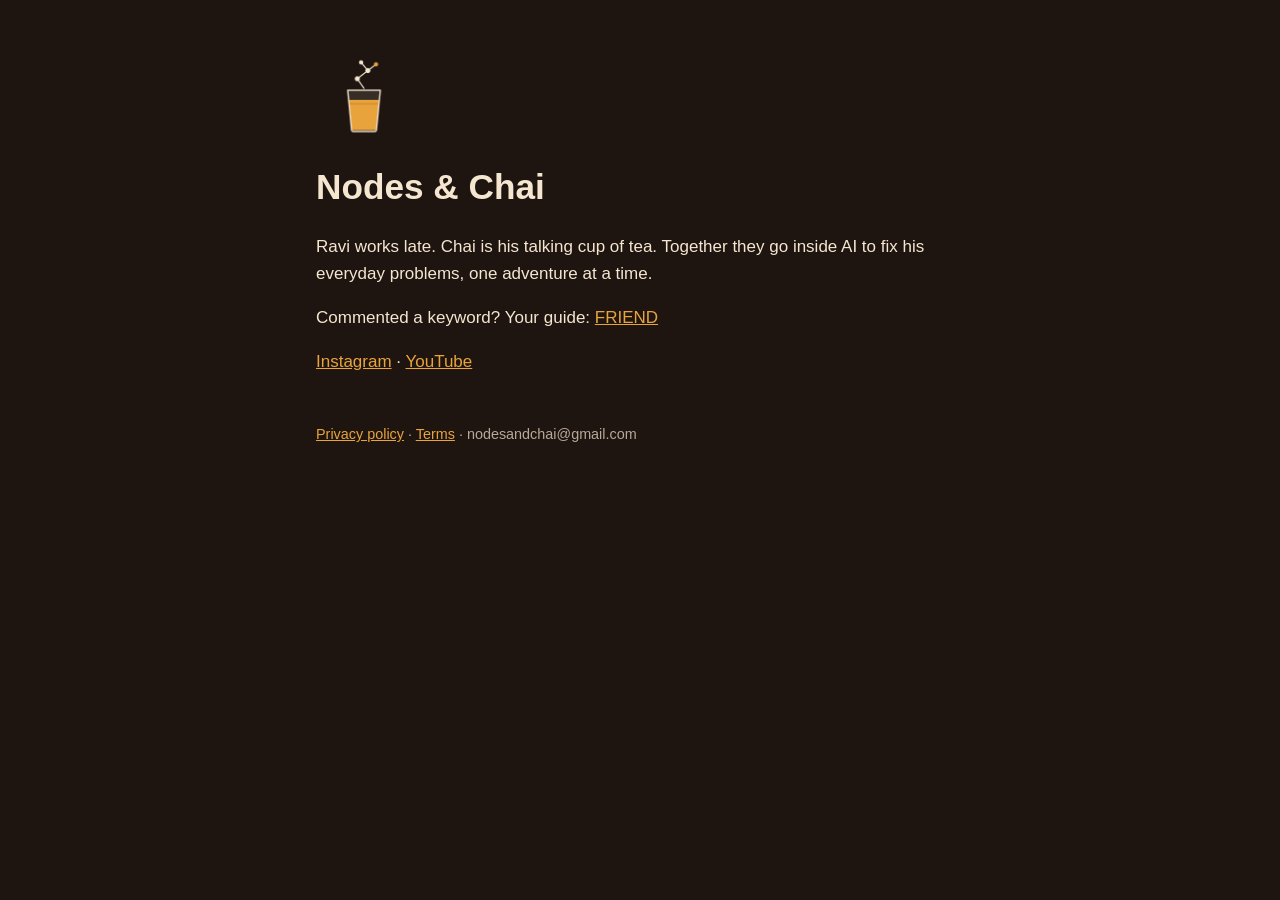
<file: index.html>
<!doctype html>
<html lang="en"><head><meta charset="utf-8"><meta name="viewport" content="width=device-width,initial-scale=1">
<title>Nodes &amp; Chai</title><meta name="description" content="Chai Break: Ravi and Chai go inside AI to fix everyday problems with free tools.">
<link rel="icon" href="logo.png"><link rel="stylesheet" href="style.css"></head>
<body><main>
<img class="logo" src="logo.png" alt="Nodes &amp; Chai logo: a chai glass with node-graph steam">
<h1>Nodes &amp; Chai</h1>
<p>Ravi works late. Chai is his talking cup of tea. Together they go inside AI to fix his everyday problems, one adventure at a time.</p>
<p>Commented a keyword? Your guide: <a href="friend.html">FRIEND</a></p>
<p><a href="https://www.instagram.com/nodesandchai/">Instagram</a> · <a href="https://www.youtube.com/@nodesandchai">YouTube</a></p>
<footer><a href="privacy.html">Privacy policy</a> · <a href="terms.html">Terms</a> · nodesandchai@gmail.com</footer>
</main></body></html>
</file>
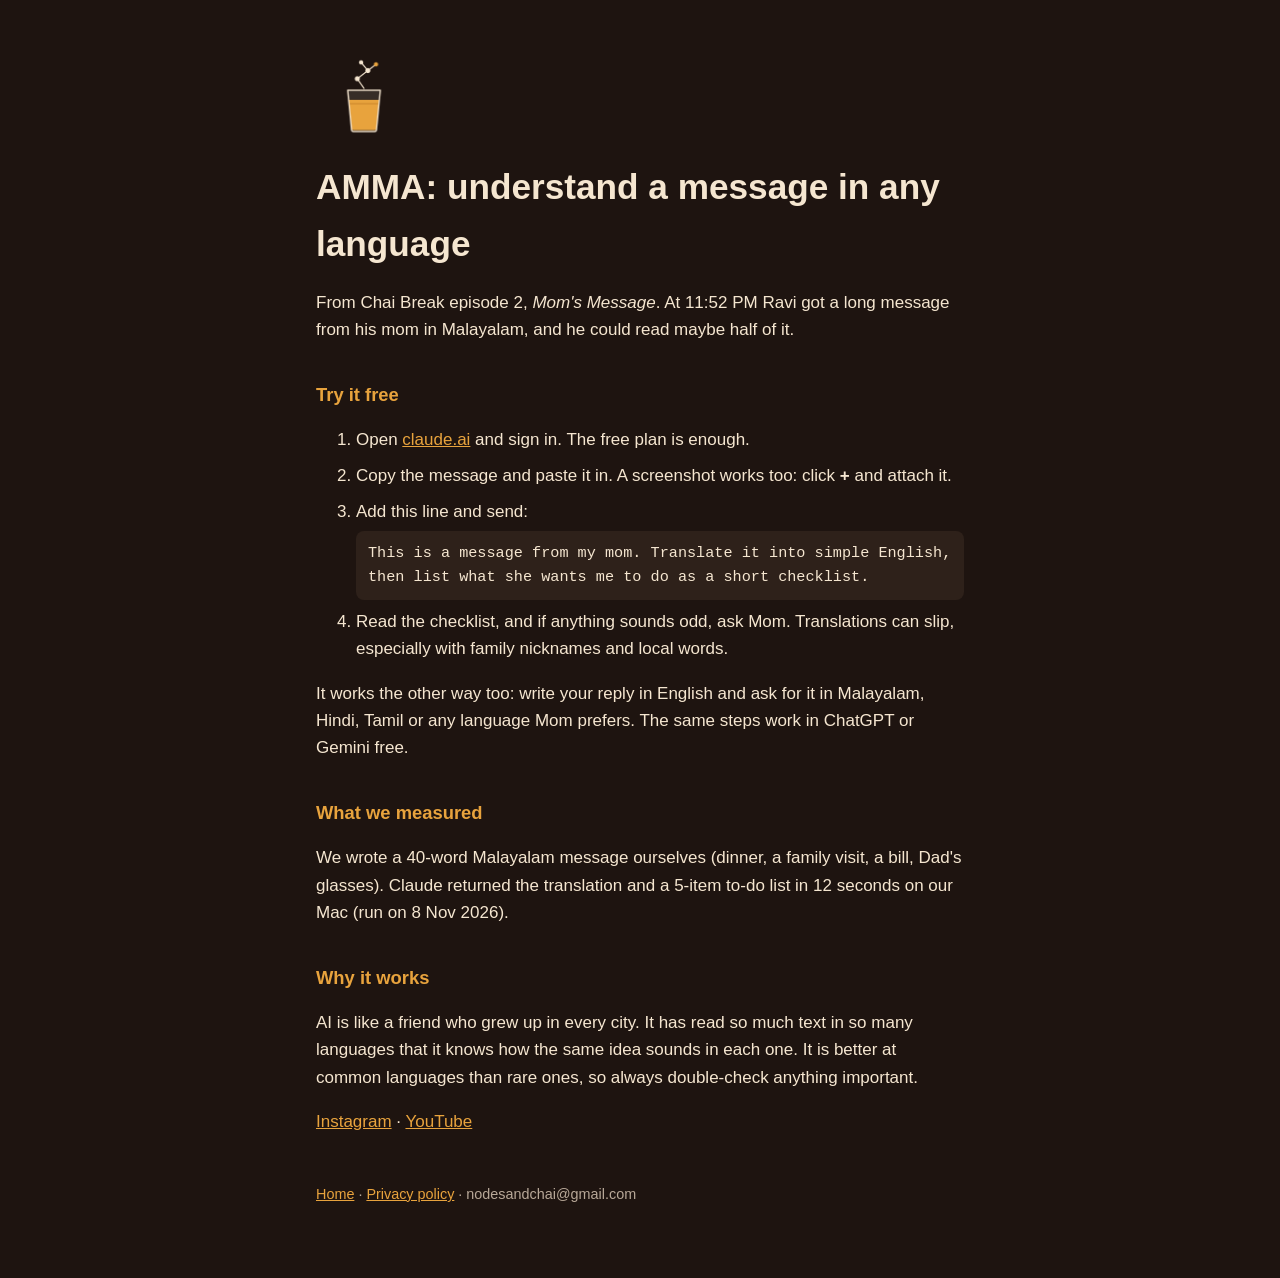
<file: amma.html>
<!doctype html>
<html lang="en"><head><meta charset="utf-8"><meta name="viewport" content="width=device-width,initial-scale=1">
<title>AMMA: understand a message in any language · Nodes &amp; Chai</title><meta name="description" content="How Ravi understood his mom's Malayalam message with free AI, and how you can try it.">
<link rel="icon" href="logo.png"><link rel="stylesheet" href="style.css"></head>
<body><main>
<img class="logo" src="logo.png" alt="Nodes &amp; Chai logo">
<h1>AMMA: understand a message in any language</h1>
<p>From Chai Break episode 2, <em>Mom's Message</em>. At 11:52 PM Ravi got a long message from his mom in Malayalam, and he could read maybe half of it.</p>

<h2>Try it free</h2>
<ol>
<li>Open <a href="https://claude.ai">claude.ai</a> and sign in. The free plan is enough.</li>
<li>Copy the message and paste it in. A screenshot works too: click <b>+</b> and attach it.</li>
<li>Add this line and send:<br>
<code>This is a message from my mom. Translate it into simple English, then list what she wants me to do as a short checklist.</code></li>
<li>Read the checklist, and if anything sounds odd, ask Mom. Translations can slip, especially with family nicknames and local words.</li>
</ol>
<p>It works the other way too: write your reply in English and ask for it in Malayalam, Hindi, Tamil or any language Mom prefers. The same steps work in ChatGPT or Gemini free.</p>

<h2>What we measured</h2>
<p>We wrote a 40-word Malayalam message ourselves (dinner, a family visit, a bill, Dad's glasses). Claude returned the translation and a 5-item to-do list in 12 seconds on our Mac (run on 8 Nov 2026).</p>

<h2>Why it works</h2>
<p>AI is like a friend who grew up in every city. It has read so much text in so many languages that it knows how the same idea sounds in each one. It is better at common languages than rare ones, so always double-check anything important.</p>

<p><a href="https://www.instagram.com/nodesandchai/">Instagram</a> · <a href="https://www.youtube.com/@nodesandchai">YouTube</a></p>
<footer><a href="index.html">Home</a> · <a href="privacy.html">Privacy policy</a> · nodesandchai@gmail.com</footer>
</main></body></html>
</file>
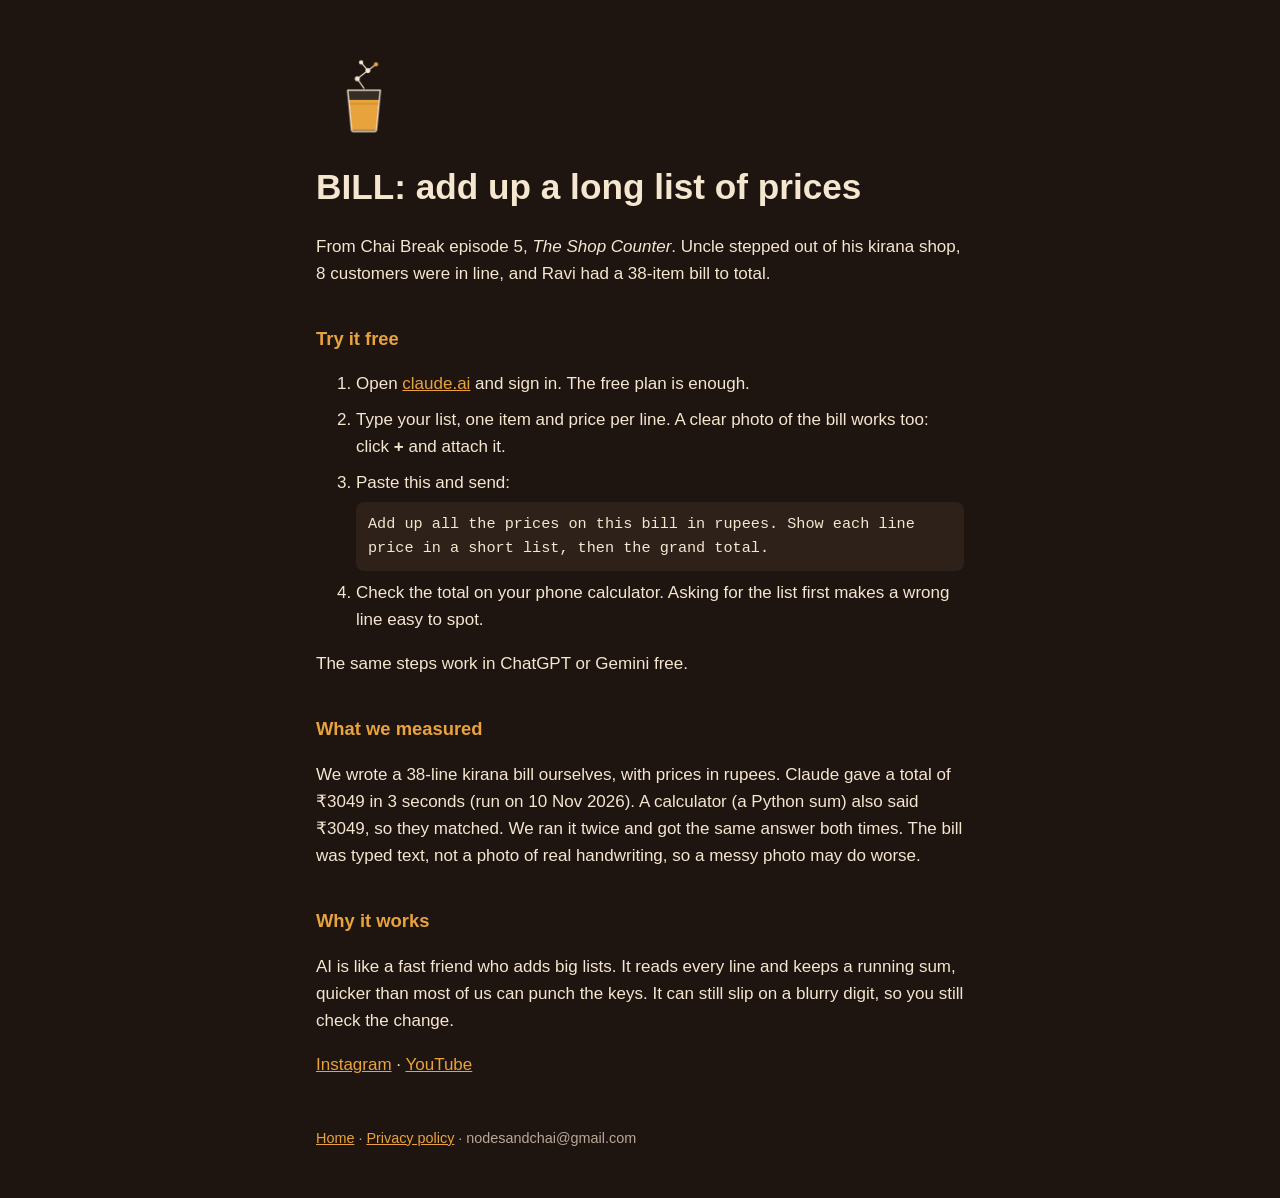
<file: bill.html>
<!doctype html>
<html lang="en"><head><meta charset="utf-8"><meta name="viewport" content="width=device-width,initial-scale=1">
<title>BILL: add a long list free · Nodes &amp; Chai</title><meta name="description" content="How Ravi had AI total a 38-item shop bill, and how you can try it free.">
<link rel="icon" href="logo.png"><link rel="stylesheet" href="style.css"></head>
<body><main>
<img class="logo" src="logo.png" alt="Nodes &amp; Chai logo">
<h1>BILL: add up a long list of prices</h1>
<p>From Chai Break episode 5, <em>The Shop Counter</em>. Uncle stepped out of his kirana shop, 8 customers were in line, and Ravi had a 38-item bill to total.</p>

<h2>Try it free</h2>
<ol>
<li>Open <a href="https://claude.ai">claude.ai</a> and sign in. The free plan is enough.</li>
<li>Type your list, one item and price per line. A clear photo of the bill works too: click <b>+</b> and attach it.</li>
<li>Paste this and send:<br>
<code>Add up all the prices on this bill in rupees. Show each line price in a short list, then the grand total.</code></li>
<li>Check the total on your phone calculator. Asking for the list first makes a wrong line easy to spot.</li>
</ol>
<p>The same steps work in ChatGPT or Gemini free.</p>

<h2>What we measured</h2>
<p>We wrote a 38-line kirana bill ourselves, with prices in rupees. Claude gave a total of &#8377;3049 in 3 seconds (run on 10 Nov 2026). A calculator (a Python sum) also said &#8377;3049, so they matched. We ran it twice and got the same answer both times. The bill was typed text, not a photo of real handwriting, so a messy photo may do worse.</p>

<h2>Why it works</h2>
<p>AI is like a fast friend who adds big lists. It reads every line and keeps a running sum, quicker than most of us can punch the keys. It can still slip on a blurry digit, so you still check the change.</p>

<p><a href="https://www.instagram.com/nodesandchai/">Instagram</a> · <a href="https://www.youtube.com/@nodesandchai">YouTube</a></p>
<footer><a href="index.html">Home</a> · <a href="privacy.html">Privacy policy</a> · nodesandchai@gmail.com</footer>
</main></body></html>
</file>
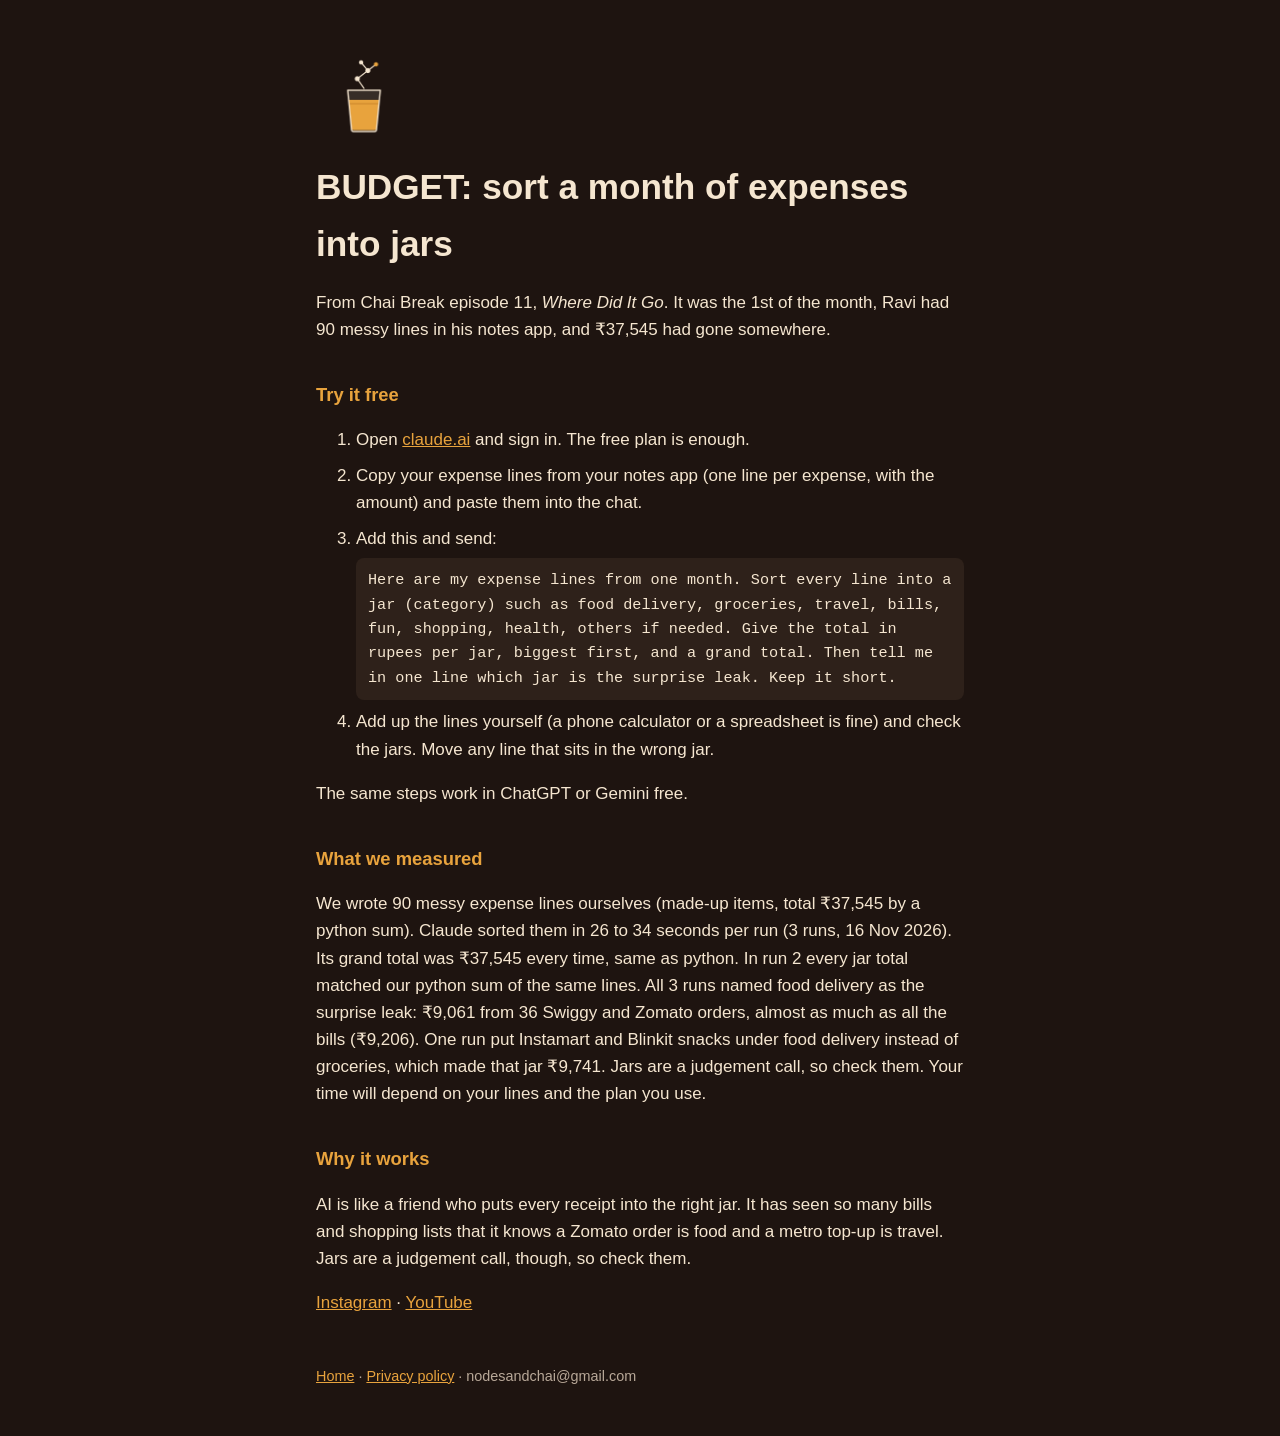
<file: budget.html>
<!doctype html>
<html lang="en"><head><meta charset="utf-8"><meta name="viewport" content="width=device-width,initial-scale=1">
<title>BUDGET: sort a month of expenses free · Nodes &amp; Chai</title><meta name="description" content="How Ravi sorted 90 messy expense lines into jars with free AI, and how you can try it.">
<link rel="icon" href="logo.png"><link rel="stylesheet" href="style.css"></head>
<body><main>
<img class="logo" src="logo.png" alt="Nodes &amp; Chai logo">
<h1>BUDGET: sort a month of expenses into jars</h1>
<p>From Chai Break episode 11, <em>Where Did It Go</em>. It was the 1st of the month, Ravi had 90 messy lines in his notes app, and ₹37,545 had gone somewhere.</p>

<h2>Try it free</h2>
<ol>
<li>Open <a href="https://claude.ai">claude.ai</a> and sign in. The free plan is enough.</li>
<li>Copy your expense lines from your notes app (one line per expense, with the amount) and paste them into the chat.</li>
<li>Add this and send:<br>
<code>Here are my expense lines from one month. Sort every line into a jar (category) such as food delivery, groceries, travel, bills, fun, shopping, health, others if needed. Give the total in rupees per jar, biggest first, and a grand total. Then tell me in one line which jar is the surprise leak. Keep it short.</code></li>
<li>Add up the lines yourself (a phone calculator or a spreadsheet is fine) and check the jars. Move any line that sits in the wrong jar.</li>
</ol>
<p>The same steps work in ChatGPT or Gemini free.</p>

<h2>What we measured</h2>
<p>We wrote 90 messy expense lines ourselves (made-up items, total ₹37,545 by a python sum). Claude sorted them in 26 to 34 seconds per run (3 runs, 16 Nov 2026). Its grand total was ₹37,545 every time, same as python. In run 2 every jar total matched our python sum of the same lines. All 3 runs named food delivery as the surprise leak: ₹9,061 from 36 Swiggy and Zomato orders, almost as much as all the bills (₹9,206). One run put Instamart and Blinkit snacks under food delivery instead of groceries, which made that jar ₹9,741. Jars are a judgement call, so check them. Your time will depend on your lines and the plan you use.</p>

<h2>Why it works</h2>
<p>AI is like a friend who puts every receipt into the right jar. It has seen so many bills and shopping lists that it knows a Zomato order is food and a metro top-up is travel. Jars are a judgement call, though, so check them.</p>

<p><a href="https://www.instagram.com/nodesandchai/">Instagram</a> · <a href="https://www.youtube.com/@nodesandchai">YouTube</a></p>
<footer><a href="index.html">Home</a> · <a href="privacy.html">Privacy policy</a> · nodesandchai@gmail.com</footer>
</main></body></html>
</file>
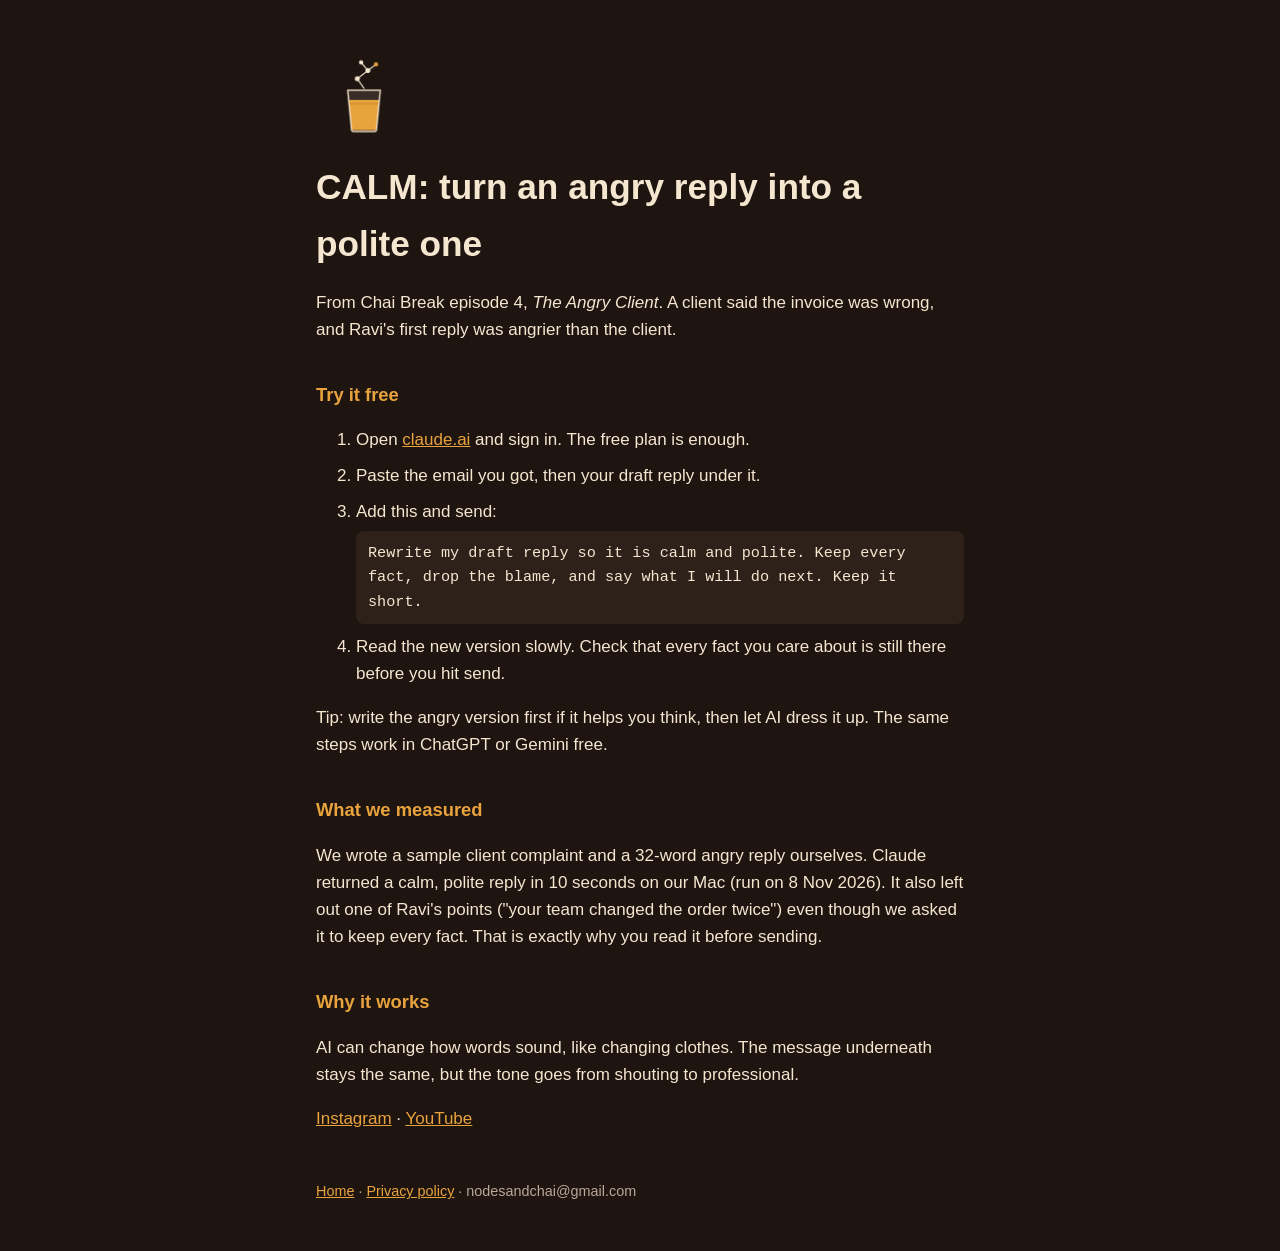
<file: calm.html>
<!doctype html>
<html lang="en"><head><meta charset="utf-8"><meta name="viewport" content="width=device-width,initial-scale=1">
<title>CALM: turn an angry reply into a polite one · Nodes &amp; Chai</title><meta name="description" content="How Ravi turned an angry email reply into a calm, polite one with free AI, and how you can try it.">
<link rel="icon" href="logo.png"><link rel="stylesheet" href="style.css"></head>
<body><main>
<img class="logo" src="logo.png" alt="Nodes &amp; Chai logo">
<h1>CALM: turn an angry reply into a polite one</h1>
<p>From Chai Break episode 4, <em>The Angry Client</em>. A client said the invoice was wrong, and Ravi's first reply was angrier than the client.</p>

<h2>Try it free</h2>
<ol>
<li>Open <a href="https://claude.ai">claude.ai</a> and sign in. The free plan is enough.</li>
<li>Paste the email you got, then your draft reply under it.</li>
<li>Add this and send:<br>
<code>Rewrite my draft reply so it is calm and polite. Keep every fact, drop the blame, and say what I will do next. Keep it short.</code></li>
<li>Read the new version slowly. Check that every fact you care about is still there before you hit send.</li>
</ol>
<p>Tip: write the angry version first if it helps you think, then let AI dress it up. The same steps work in ChatGPT or Gemini free.</p>

<h2>What we measured</h2>
<p>We wrote a sample client complaint and a 32-word angry reply ourselves. Claude returned a calm, polite reply in 10 seconds on our Mac (run on 8 Nov 2026). It also left out one of Ravi's points ("your team changed the order twice") even though we asked it to keep every fact. That is exactly why you read it before sending.</p>

<h2>Why it works</h2>
<p>AI can change how words sound, like changing clothes. The message underneath stays the same, but the tone goes from shouting to professional.</p>

<p><a href="https://www.instagram.com/nodesandchai/">Instagram</a> · <a href="https://www.youtube.com/@nodesandchai">YouTube</a></p>
<footer><a href="index.html">Home</a> · <a href="privacy.html">Privacy policy</a> · nodesandchai@gmail.com</footer>
</main></body></html>
</file>
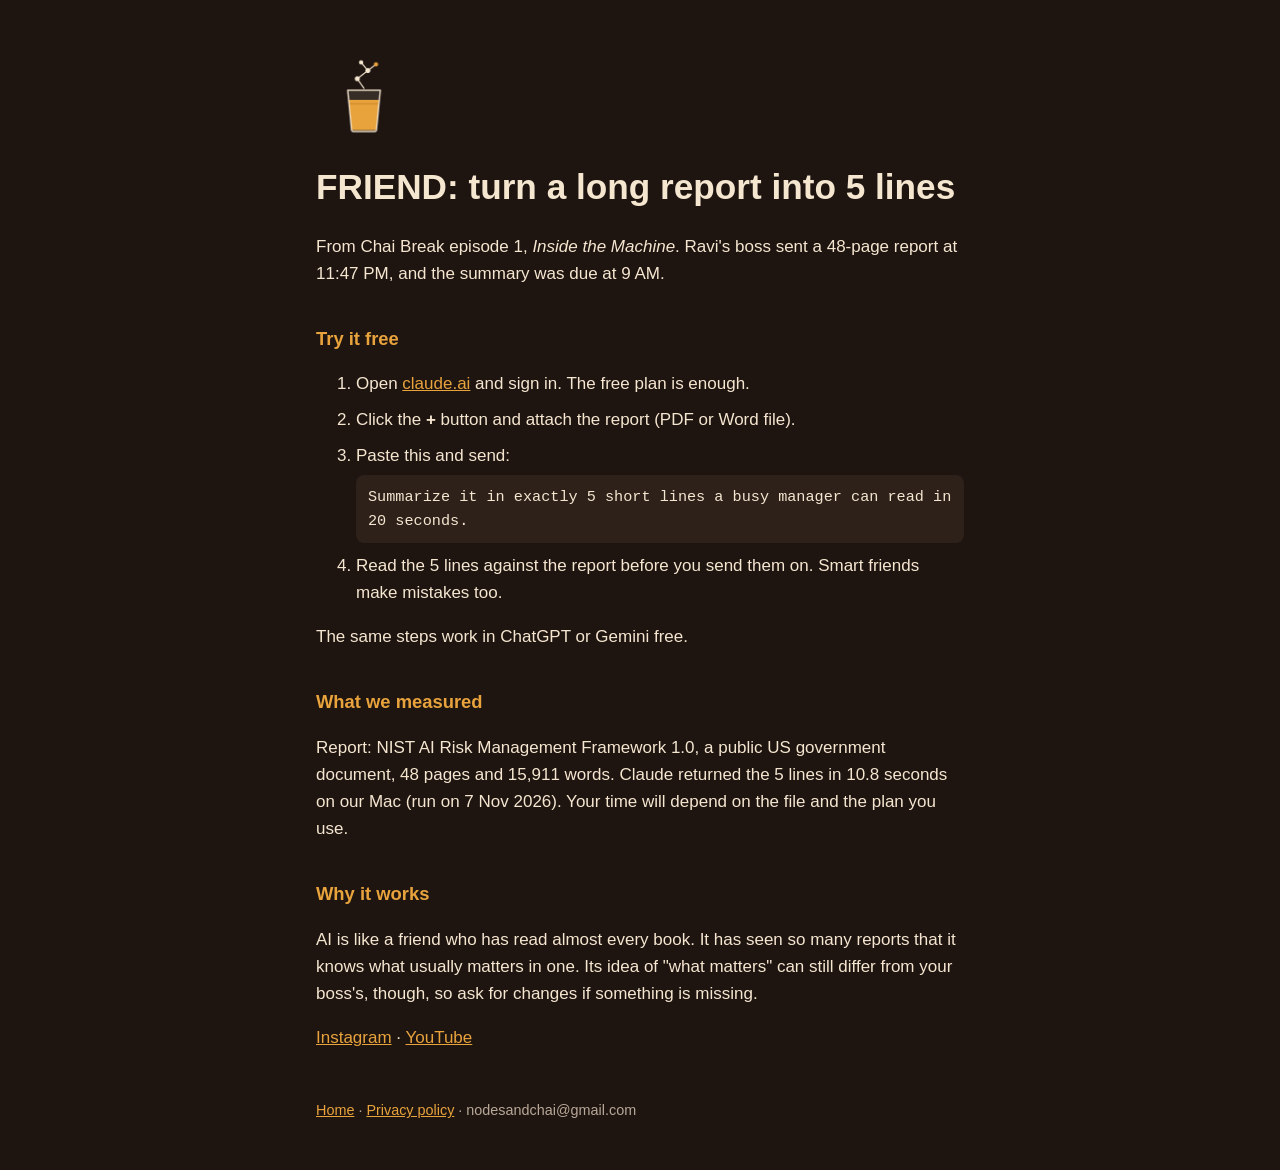
<file: friend.html>
<!doctype html>
<html lang="en"><head><meta charset="utf-8"><meta name="viewport" content="width=device-width,initial-scale=1">
<title>FRIEND: summarize a long report free · Nodes &amp; Chai</title><meta name="description" content="How Ravi turned a 48-page report into 5 lines with free AI, and how you can try it.">
<link rel="icon" href="logo.png"><link rel="stylesheet" href="style.css"></head>
<body><main>
<img class="logo" src="logo.png" alt="Nodes &amp; Chai logo">
<h1>FRIEND: turn a long report into 5 lines</h1>
<p>From Chai Break episode 1, <em>Inside the Machine</em>. Ravi's boss sent a 48-page report at 11:47 PM, and the summary was due at 9 AM.</p>

<h2>Try it free</h2>
<ol>
<li>Open <a href="https://claude.ai">claude.ai</a> and sign in. The free plan is enough.</li>
<li>Click the <b>+</b> button and attach the report (PDF or Word file).</li>
<li>Paste this and send:<br>
<code>Summarize it in exactly 5 short lines a busy manager can read in 20 seconds.</code></li>
<li>Read the 5 lines against the report before you send them on. Smart friends make mistakes too.</li>
</ol>
<p>The same steps work in ChatGPT or Gemini free.</p>

<h2>What we measured</h2>
<p>Report: NIST AI Risk Management Framework 1.0, a public US government document, 48 pages and 15,911 words. Claude returned the 5 lines in 10.8 seconds on our Mac (run on 7 Nov 2026). Your time will depend on the file and the plan you use.</p>

<h2>Why it works</h2>
<p>AI is like a friend who has read almost every book. It has seen so many reports that it knows what usually matters in one. Its idea of "what matters" can still differ from your boss's, though, so ask for changes if something is missing.</p>

<p><a href="https://www.instagram.com/nodesandchai/">Instagram</a> · <a href="https://www.youtube.com/@nodesandchai">YouTube</a></p>
<footer><a href="index.html">Home</a> · <a href="privacy.html">Privacy policy</a> · nodesandchai@gmail.com</footer>
</main></body></html>
</file>
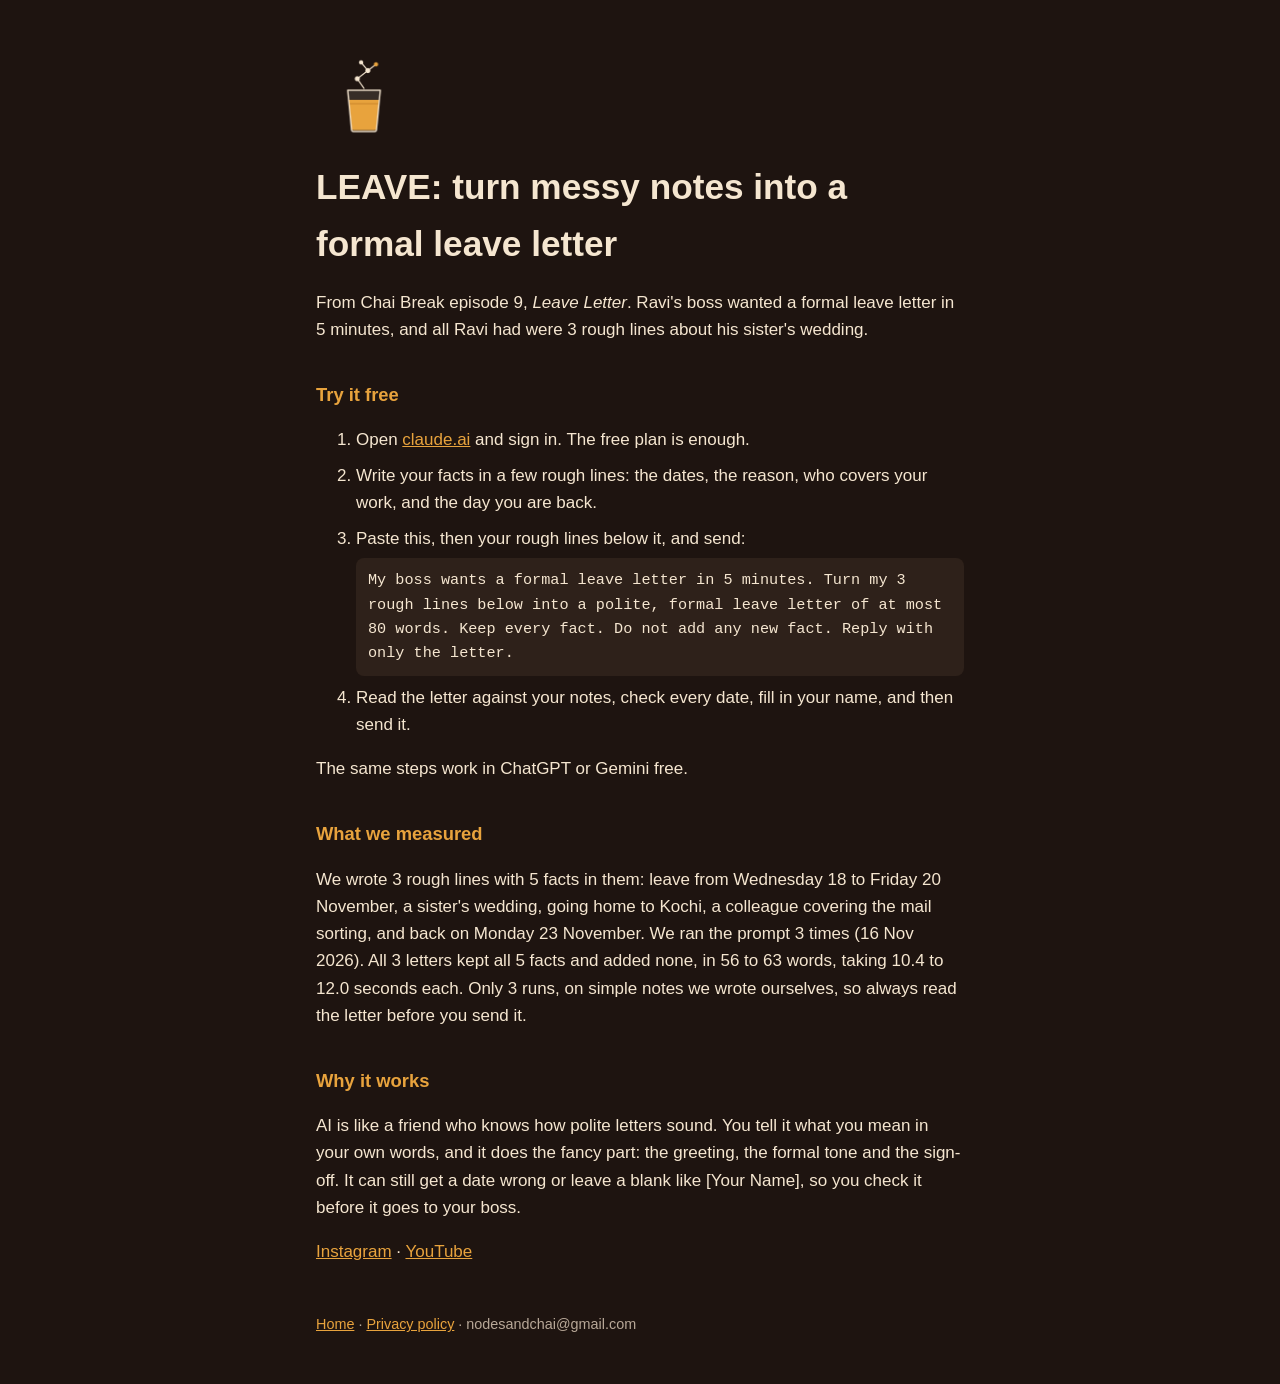
<file: leave.html>
<!doctype html>
<html lang="en"><head><meta charset="utf-8"><meta name="viewport" content="width=device-width,initial-scale=1">
<title>LEAVE: write a formal leave letter in seconds · Nodes &amp; Chai</title><meta name="description" content="How Ravi used free AI to turn 3 messy lines into a formal leave letter, and how you can try it.">
<link rel="icon" href="logo.png"><link rel="stylesheet" href="style.css"></head>
<body><main>
<img class="logo" src="logo.png" alt="Nodes &amp; Chai logo">
<h1>LEAVE: turn messy notes into a formal leave letter</h1>
<p>From Chai Break episode 9, <em>Leave Letter</em>. Ravi's boss wanted a formal leave letter in 5 minutes, and all Ravi had were 3 rough lines about his sister's wedding.</p>

<h2>Try it free</h2>
<ol>
<li>Open <a href="https://claude.ai">claude.ai</a> and sign in. The free plan is enough.</li>
<li>Write your facts in a few rough lines: the dates, the reason, who covers your work, and the day you are back.</li>
<li>Paste this, then your rough lines below it, and send:<br>
<code>My boss wants a formal leave letter in 5 minutes. Turn my 3 rough lines below into a polite, formal leave letter of at most 80 words. Keep every fact. Do not add any new fact. Reply with only the letter.</code></li>
<li>Read the letter against your notes, check every date, fill in your name, and then send it.</li>
</ol>
<p>The same steps work in ChatGPT or Gemini free.</p>

<h2>What we measured</h2>
<p>We wrote 3 rough lines with 5 facts in them: leave from Wednesday 18 to Friday 20 November, a sister's wedding, going home to Kochi, a colleague covering the mail sorting, and back on Monday 23 November. We ran the prompt 3 times (16 Nov 2026). All 3 letters kept all 5 facts and added none, in 56 to 63 words, taking 10.4 to 12.0 seconds each. Only 3 runs, on simple notes we wrote ourselves, so always read the letter before you send it.</p>

<h2>Why it works</h2>
<p>AI is like a friend who knows how polite letters sound. You tell it what you mean in your own words, and it does the fancy part: the greeting, the formal tone and the sign-off. It can still get a date wrong or leave a blank like [Your Name], so you check it before it goes to your boss.</p>

<p><a href="https://www.instagram.com/nodesandchai/">Instagram</a> · <a href="https://www.youtube.com/@nodesandchai">YouTube</a></p>
<footer><a href="index.html">Home</a> · <a href="privacy.html">Privacy policy</a> · nodesandchai@gmail.com</footer>
</main></body></html>
</file>
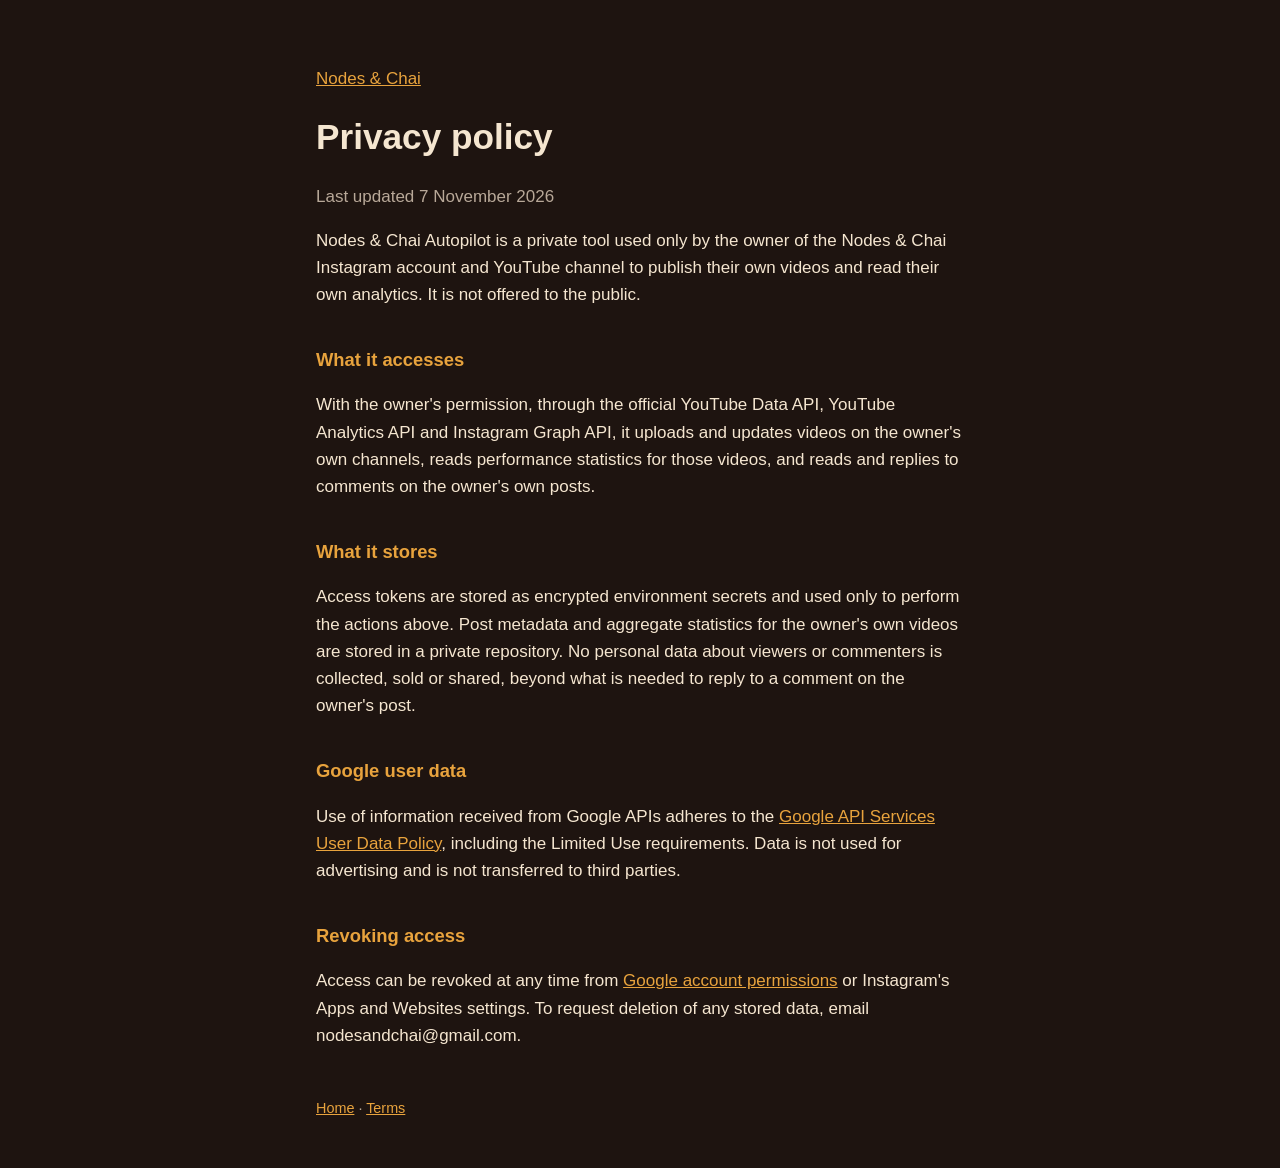
<file: privacy.html>
<!doctype html>
<html lang="en"><head><meta charset="utf-8"><meta name="viewport" content="width=device-width,initial-scale=1">
<title>Privacy Policy</title><link rel="icon" href="logo.png"><link rel="stylesheet" href="style.css"></head>
<body><main>
<p><a href="./">Nodes &amp; Chai</a></p>
<h1>Privacy policy</h1>
<p class="muted">Last updated 7 November 2026</p>
<p>Nodes &amp; Chai Autopilot is a private tool used only by the owner of the Nodes &amp; Chai Instagram account and YouTube channel to publish their own videos and read their own analytics. It is not offered to the public.</p>
<h2>What it accesses</h2>
<p>With the owner's permission, through the official YouTube Data API, YouTube Analytics API and Instagram Graph API, it uploads and updates videos on the owner's own channels, reads performance statistics for those videos, and reads and replies to comments on the owner's own posts.</p>
<h2>What it stores</h2>
<p>Access tokens are stored as encrypted environment secrets and used only to perform the actions above. Post metadata and aggregate statistics for the owner's own videos are stored in a private repository. No personal data about viewers or commenters is collected, sold or shared, beyond what is needed to reply to a comment on the owner's post.</p>
<h2>Google user data</h2>
<p>Use of information received from Google APIs adheres to the <a href="https://developers.google.com/terms/api-services-user-data-policy">Google API Services User Data Policy</a>, including the Limited Use requirements. Data is not used for advertising and is not transferred to third parties.</p>
<h2>Revoking access</h2>
<p>Access can be revoked at any time from <a href="https://myaccount.google.com/permissions">Google account permissions</a> or Instagram's Apps and Websites settings. To request deletion of any stored data, email nodesandchai@gmail.com.</p>
<footer><a href="./">Home</a> · <a href="terms.html">Terms</a></footer>
</main></body></html>
</file>
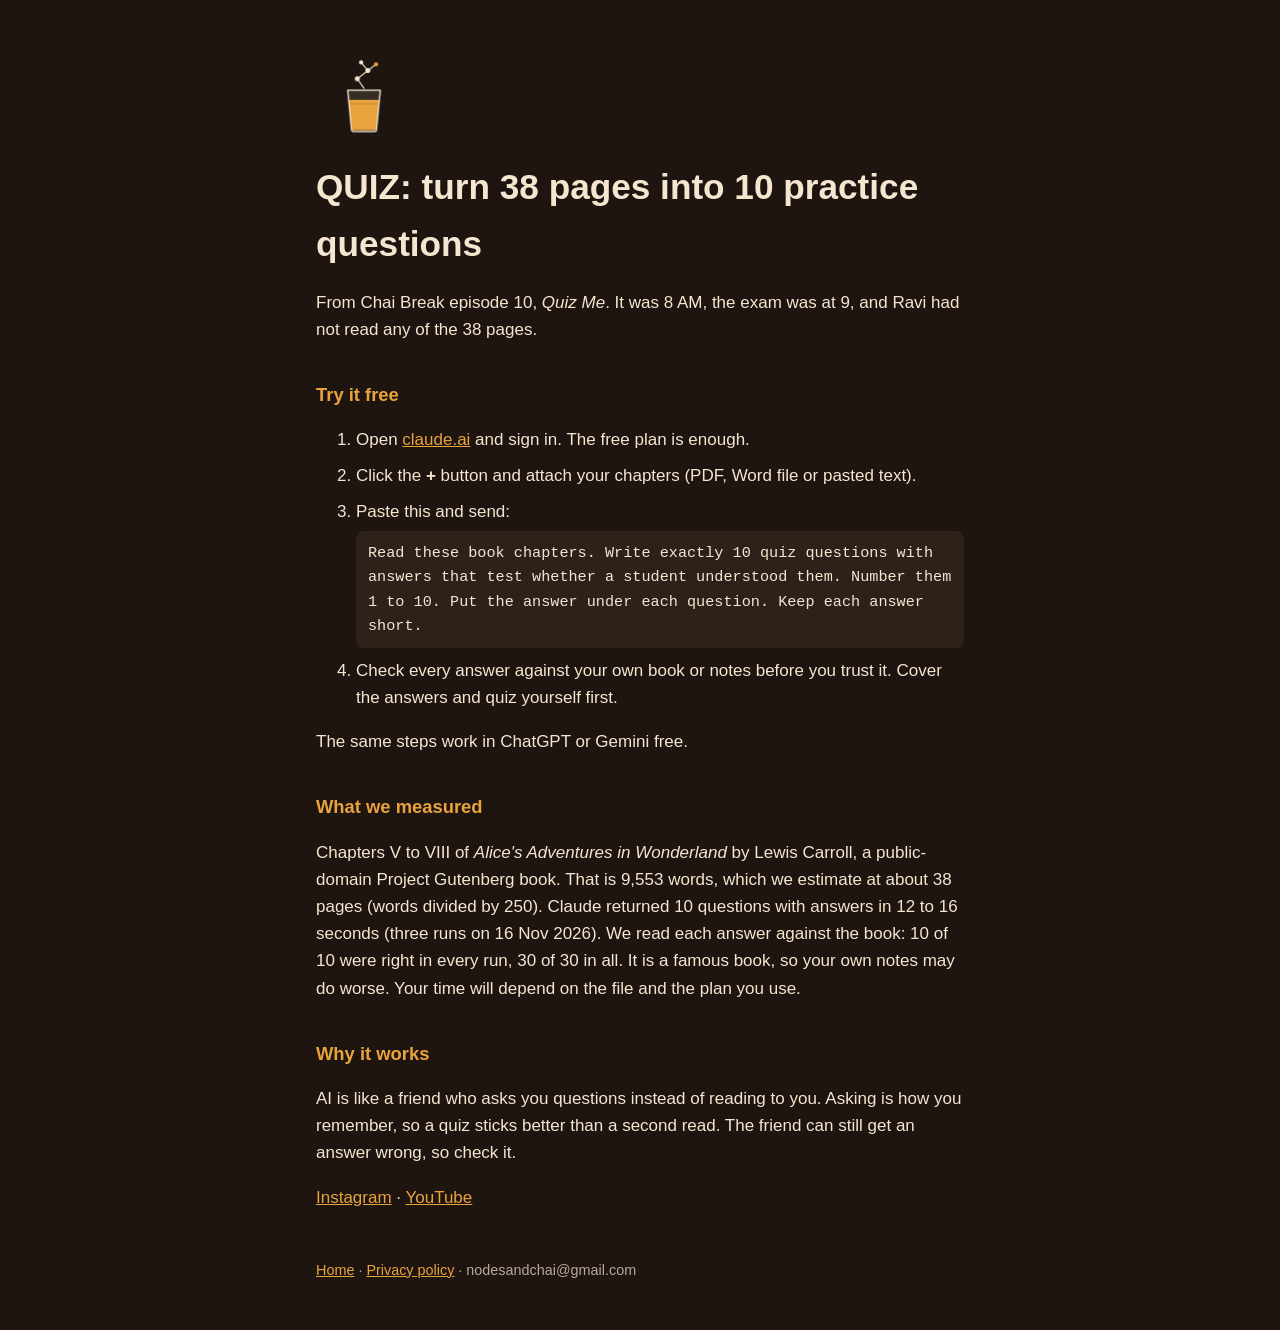
<file: quiz.html>
<!doctype html>
<html lang="en"><head><meta charset="utf-8"><meta name="viewport" content="width=device-width,initial-scale=1">
<title>QUIZ: turn a chapter into a practice quiz, free &middot; Nodes &amp; Chai</title><meta name="description" content="How Ravi turned a book chapter into 10 quiz questions with free AI, and how you can try it.">
<link rel="icon" href="logo.png"><link rel="stylesheet" href="style.css"></head>
<body><main>
<img class="logo" src="logo.png" alt="Nodes &amp; Chai logo">
<h1>QUIZ: turn 38 pages into 10 practice questions</h1>
<p>From Chai Break episode 10, <em>Quiz Me</em>. It was 8 AM, the exam was at 9, and Ravi had not read any of the 38 pages.</p>

<h2>Try it free</h2>
<ol>
<li>Open <a href="https://claude.ai">claude.ai</a> and sign in. The free plan is enough.</li>
<li>Click the <b>+</b> button and attach your chapters (PDF, Word file or pasted text).</li>
<li>Paste this and send:<br>
<code>Read these book chapters. Write exactly 10 quiz questions with answers that test whether a student understood them. Number them 1 to 10. Put the answer under each question. Keep each answer short.</code></li>
<li>Check every answer against your own book or notes before you trust it. Cover the answers and quiz yourself first.</li>
</ol>
<p>The same steps work in ChatGPT or Gemini free.</p>

<h2>What we measured</h2>
<p>Chapters V to VIII of <em>Alice's Adventures in Wonderland</em> by Lewis Carroll, a public-domain Project Gutenberg book. That is 9,553 words, which we estimate at about 38 pages (words divided by 250). Claude returned 10 questions with answers in 12 to 16 seconds (three runs on 16 Nov 2026). We read each answer against the book: 10 of 10 were right in every run, 30 of 30 in all. It is a famous book, so your own notes may do worse. Your time will depend on the file and the plan you use.</p>

<h2>Why it works</h2>
<p>AI is like a friend who asks you questions instead of reading to you. Asking is how you remember, so a quiz sticks better than a second read. The friend can still get an answer wrong, so check it.</p>

<p><a href="https://www.instagram.com/nodesandchai/">Instagram</a> · <a href="https://www.youtube.com/@nodesandchai">YouTube</a></p>
<footer><a href="index.html">Home</a> · <a href="privacy.html">Privacy policy</a> · nodesandchai@gmail.com</footer>
</main></body></html>
</file>
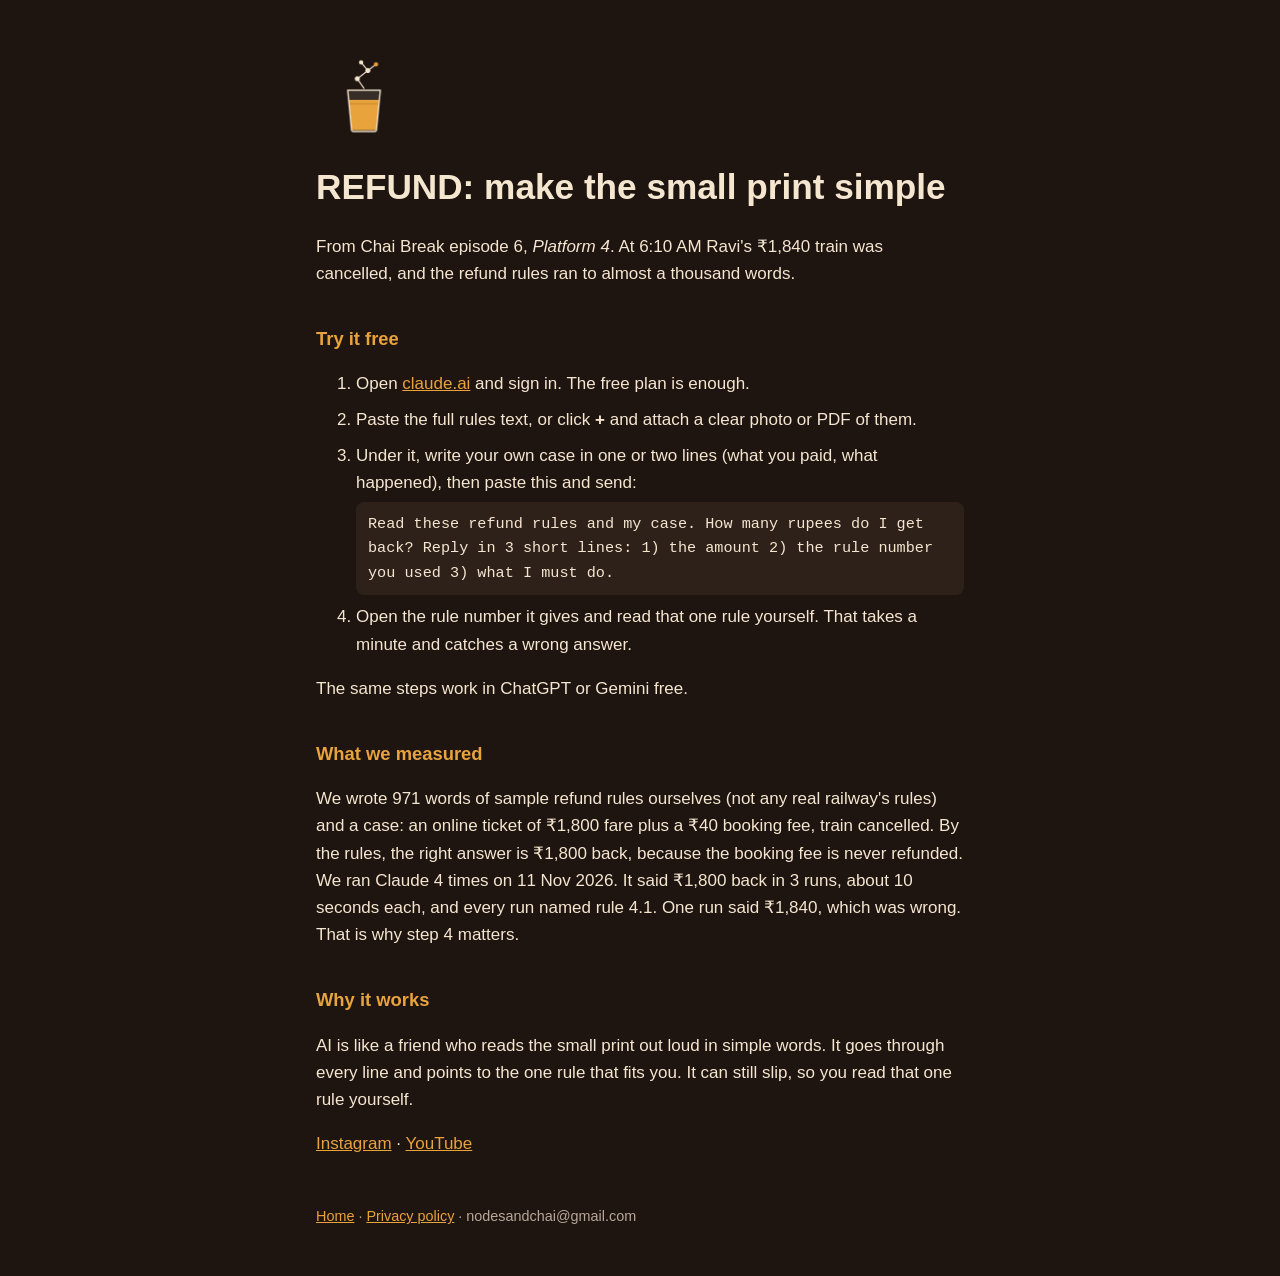
<file: refund.html>
<!doctype html>
<html lang="en"><head><meta charset="utf-8"><meta name="viewport" content="width=device-width,initial-scale=1">
<title>REFUND: read the small print free · Nodes &amp; Chai</title><meta name="description" content="How Ravi had AI read refund rules for a cancelled train, and how you can try it free.">
<link rel="icon" href="logo.png"><link rel="stylesheet" href="style.css"></head>
<body><main>
<img class="logo" src="logo.png" alt="Nodes &amp; Chai logo">
<h1>REFUND: make the small print simple</h1>
<p>From Chai Break episode 6, <em>Platform 4</em>. At 6:10 AM Ravi's &#8377;1,840 train was cancelled, and the refund rules ran to almost a thousand words.</p>

<h2>Try it free</h2>
<ol>
<li>Open <a href="https://claude.ai">claude.ai</a> and sign in. The free plan is enough.</li>
<li>Paste the full rules text, or click <b>+</b> and attach a clear photo or PDF of them.</li>
<li>Under it, write your own case in one or two lines (what you paid, what happened), then paste this and send:<br>
<code>Read these refund rules and my case. How many rupees do I get back? Reply in 3 short lines: 1) the amount 2) the rule number you used 3) what I must do.</code></li>
<li>Open the rule number it gives and read that one rule yourself. That takes a minute and catches a wrong answer.</li>
</ol>
<p>The same steps work in ChatGPT or Gemini free.</p>

<h2>What we measured</h2>
<p>We wrote 971 words of sample refund rules ourselves (not any real railway's rules) and a case: an online ticket of &#8377;1,800 fare plus a &#8377;40 booking fee, train cancelled. By the rules, the right answer is &#8377;1,800 back, because the booking fee is never refunded. We ran Claude 4 times on 11 Nov 2026. It said &#8377;1,800 back in 3 runs, about 10 seconds each, and every run named rule 4.1. One run said &#8377;1,840, which was wrong. That is why step 4 matters.</p>

<h2>Why it works</h2>
<p>AI is like a friend who reads the small print out loud in simple words. It goes through every line and points to the one rule that fits you. It can still slip, so you read that one rule yourself.</p>

<p><a href="https://www.instagram.com/nodesandchai/">Instagram</a> · <a href="https://www.youtube.com/@nodesandchai">YouTube</a></p>
<footer><a href="index.html">Home</a> · <a href="privacy.html">Privacy policy</a> · nodesandchai@gmail.com</footer>
</main></body></html>
</file>
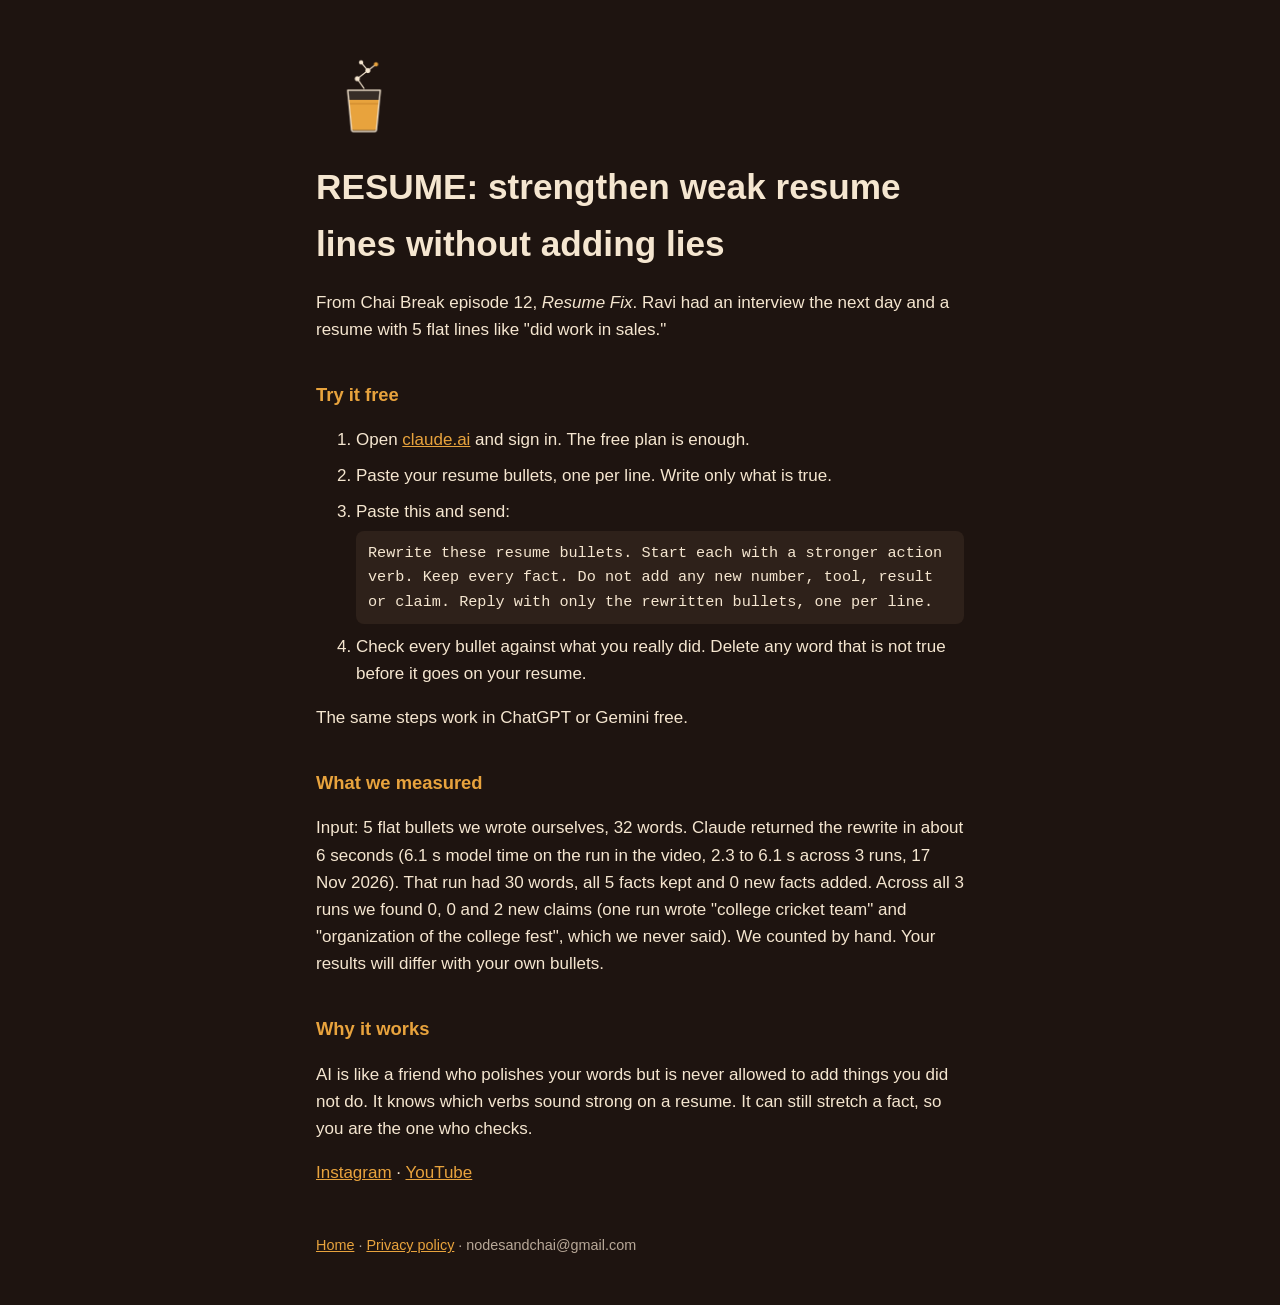
<file: resume.html>
<!doctype html>
<html lang="en"><head><meta charset="utf-8"><meta name="viewport" content="width=device-width,initial-scale=1">
<title>RESUME: polish weak resume lines free · Nodes &amp; Chai</title><meta name="description" content="How Ravi turned 5 flat resume bullets into stronger ones with free AI without adding anything untrue, and how you can try it.">
<link rel="icon" href="logo.png"><link rel="stylesheet" href="style.css"></head>
<body><main>
<img class="logo" src="logo.png" alt="Nodes &amp; Chai logo">
<h1>RESUME: strengthen weak resume lines without adding lies</h1>
<p>From Chai Break episode 12, <em>Resume Fix</em>. Ravi had an interview the next day and a resume with 5 flat lines like "did work in sales."</p>

<h2>Try it free</h2>
<ol>
<li>Open <a href="https://claude.ai">claude.ai</a> and sign in. The free plan is enough.</li>
<li>Paste your resume bullets, one per line. Write only what is true.</li>
<li>Paste this and send:<br>
<code>Rewrite these resume bullets. Start each with a stronger action verb. Keep every fact. Do not add any new number, tool, result or claim. Reply with only the rewritten bullets, one per line.</code></li>
<li>Check every bullet against what you really did. Delete any word that is not true before it goes on your resume.</li>
</ol>
<p>The same steps work in ChatGPT or Gemini free.</p>

<h2>What we measured</h2>
<p>Input: 5 flat bullets we wrote ourselves, 32 words. Claude returned the rewrite in about 6 seconds (6.1 s model time on the run in the video, 2.3 to 6.1 s across 3 runs, 17 Nov 2026). That run had 30 words, all 5 facts kept and 0 new facts added. Across all 3 runs we found 0, 0 and 2 new claims (one run wrote "college cricket team" and "organization of the college fest", which we never said). We counted by hand. Your results will differ with your own bullets.</p>

<h2>Why it works</h2>
<p>AI is like a friend who polishes your words but is never allowed to add things you did not do. It knows which verbs sound strong on a resume. It can still stretch a fact, so you are the one who checks.</p>

<p><a href="https://www.instagram.com/nodesandchai/">Instagram</a> · <a href="https://www.youtube.com/@nodesandchai">YouTube</a></p>
<footer><a href="index.html">Home</a> · <a href="privacy.html">Privacy policy</a> · nodesandchai@gmail.com</footer>
</main></body></html>
</file>
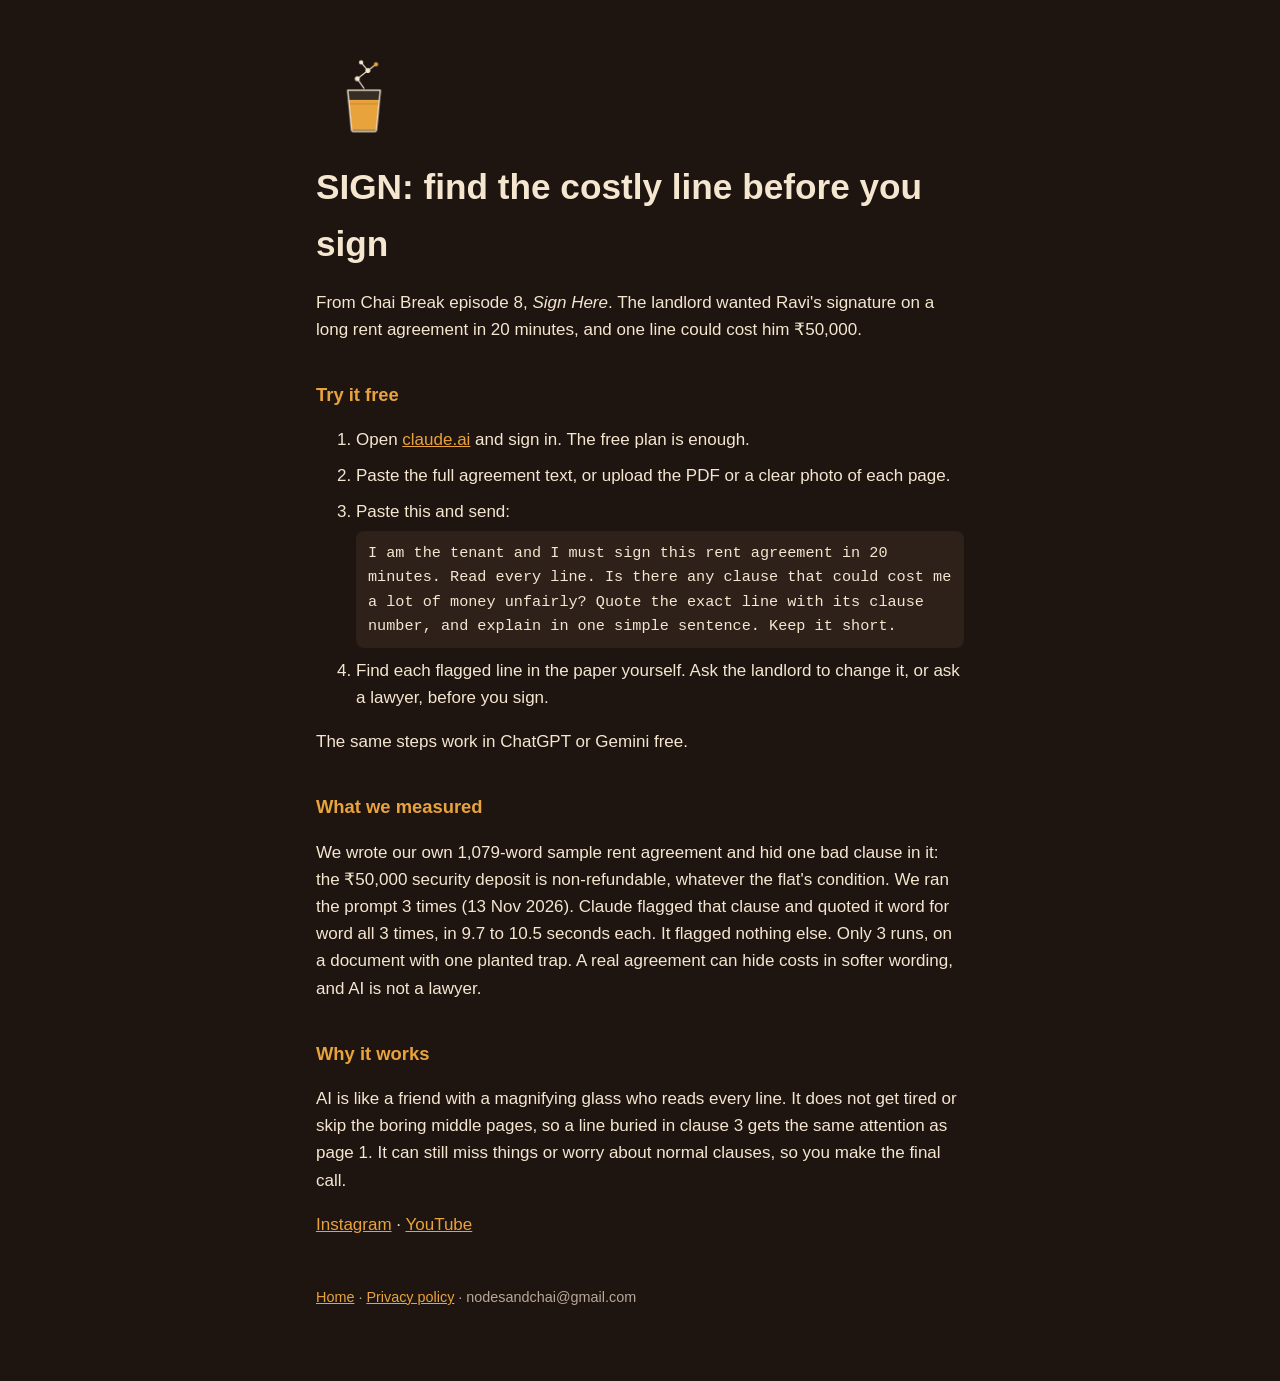
<file: sign.html>
<!doctype html>
<html lang="en"><head><meta charset="utf-8"><meta name="viewport" content="width=device-width,initial-scale=1">
<title>SIGN: check a rent agreement before you sign, free · Nodes &amp; Chai</title><meta name="description" content="How Ravi used free AI to find a costly line in a rent agreement before signing, and how you can try it.">
<link rel="icon" href="logo.png"><link rel="stylesheet" href="style.css"></head>
<body><main>
<img class="logo" src="logo.png" alt="Nodes &amp; Chai logo">
<h1>SIGN: find the costly line before you sign</h1>
<p>From Chai Break episode 8, <em>Sign Here</em>. The landlord wanted Ravi's signature on a long rent agreement in 20 minutes, and one line could cost him ₹50,000.</p>

<h2>Try it free</h2>
<ol>
<li>Open <a href="https://claude.ai">claude.ai</a> and sign in. The free plan is enough.</li>
<li>Paste the full agreement text, or upload the PDF or a clear photo of each page.</li>
<li>Paste this and send:<br>
<code>I am the tenant and I must sign this rent agreement in 20 minutes. Read every line. Is there any clause that could cost me a lot of money unfairly? Quote the exact line with its clause number, and explain in one simple sentence. Keep it short.</code></li>
<li>Find each flagged line in the paper yourself. Ask the landlord to change it, or ask a lawyer, before you sign.</li>
</ol>
<p>The same steps work in ChatGPT or Gemini free.</p>

<h2>What we measured</h2>
<p>We wrote our own 1,079-word sample rent agreement and hid one bad clause in it: the ₹50,000 security deposit is non-refundable, whatever the flat's condition. We ran the prompt 3 times (13 Nov 2026). Claude flagged that clause and quoted it word for word all 3 times, in 9.7 to 10.5 seconds each. It flagged nothing else. Only 3 runs, on a document with one planted trap. A real agreement can hide costs in softer wording, and AI is not a lawyer.</p>

<h2>Why it works</h2>
<p>AI is like a friend with a magnifying glass who reads every line. It does not get tired or skip the boring middle pages, so a line buried in clause 3 gets the same attention as page 1. It can still miss things or worry about normal clauses, so you make the final call.</p>

<p><a href="https://www.instagram.com/nodesandchai/">Instagram</a> · <a href="https://www.youtube.com/@nodesandchai">YouTube</a></p>
<footer><a href="index.html">Home</a> · <a href="privacy.html">Privacy policy</a> · nodesandchai@gmail.com</footer>
</main></body></html>
</file>
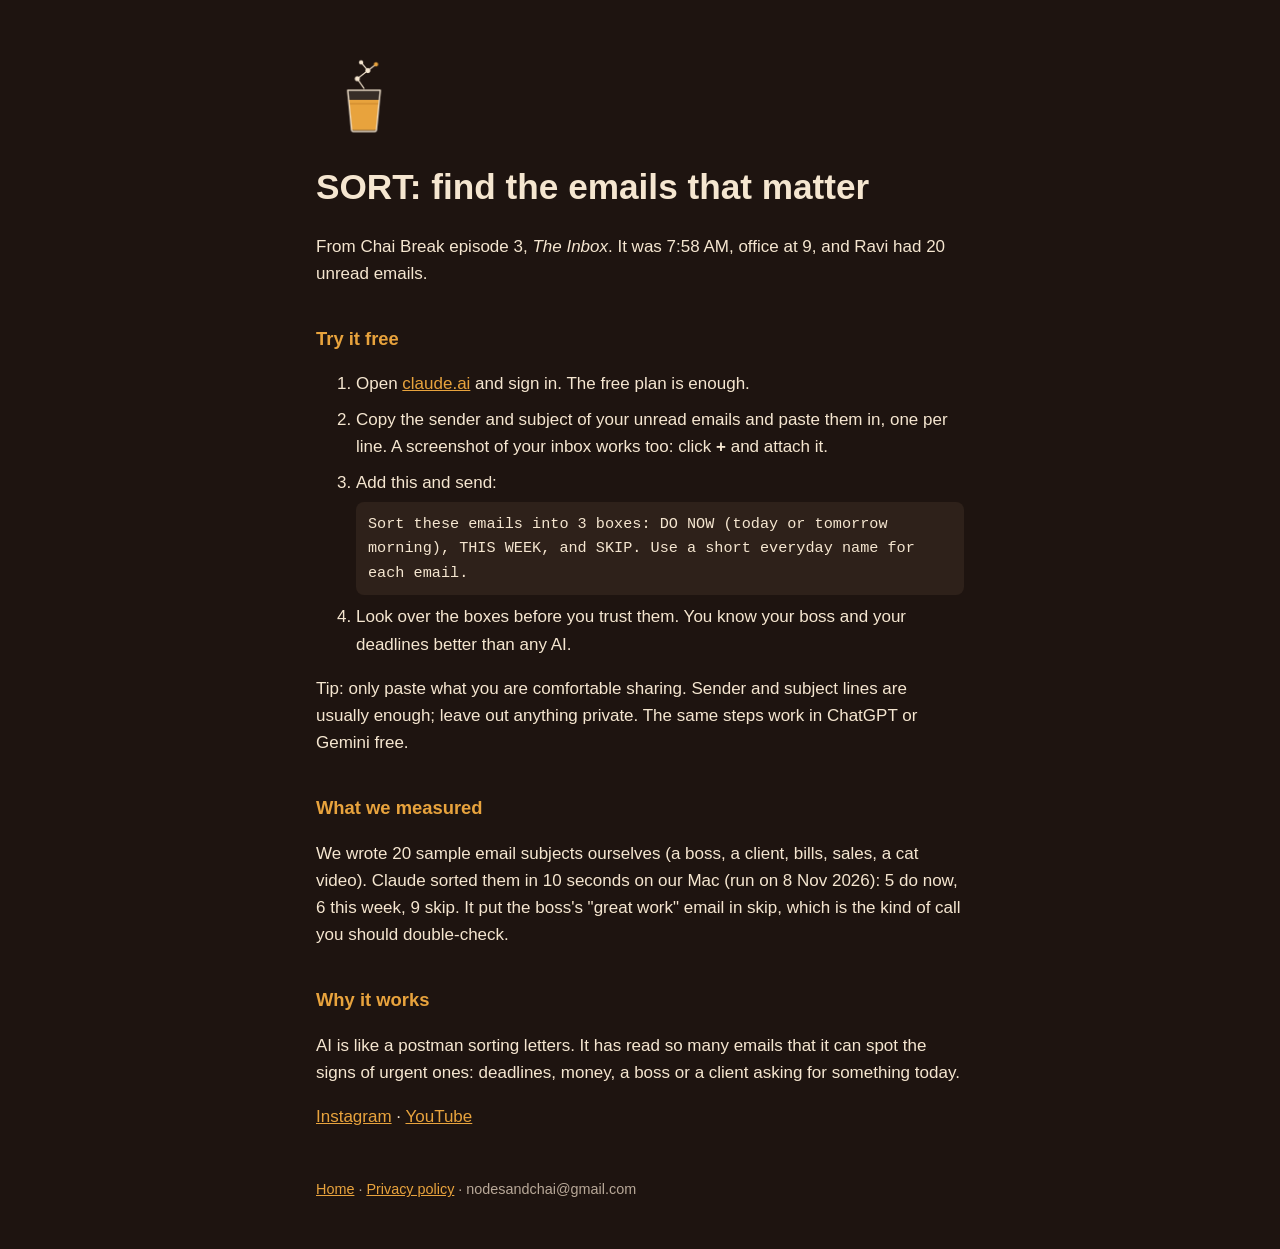
<file: sort.html>
<!doctype html>
<html lang="en"><head><meta charset="utf-8"><meta name="viewport" content="width=device-width,initial-scale=1">
<title>SORT: find the emails that matter · Nodes &amp; Chai</title><meta name="description" content="How Ravi sorted 20 emails into now, this week and skip with free AI, and how you can try it.">
<link rel="icon" href="logo.png"><link rel="stylesheet" href="style.css"></head>
<body><main>
<img class="logo" src="logo.png" alt="Nodes &amp; Chai logo">
<h1>SORT: find the emails that matter</h1>
<p>From Chai Break episode 3, <em>The Inbox</em>. It was 7:58 AM, office at 9, and Ravi had 20 unread emails.</p>

<h2>Try it free</h2>
<ol>
<li>Open <a href="https://claude.ai">claude.ai</a> and sign in. The free plan is enough.</li>
<li>Copy the sender and subject of your unread emails and paste them in, one per line. A screenshot of your inbox works too: click <b>+</b> and attach it.</li>
<li>Add this and send:<br>
<code>Sort these emails into 3 boxes: DO NOW (today or tomorrow morning), THIS WEEK, and SKIP. Use a short everyday name for each email.</code></li>
<li>Look over the boxes before you trust them. You know your boss and your deadlines better than any AI.</li>
</ol>
<p>Tip: only paste what you are comfortable sharing. Sender and subject lines are usually enough; leave out anything private. The same steps work in ChatGPT or Gemini free.</p>

<h2>What we measured</h2>
<p>We wrote 20 sample email subjects ourselves (a boss, a client, bills, sales, a cat video). Claude sorted them in 10 seconds on our Mac (run on 8 Nov 2026): 5 do now, 6 this week, 9 skip. It put the boss's "great work" email in skip, which is the kind of call you should double-check.</p>

<h2>Why it works</h2>
<p>AI is like a postman sorting letters. It has read so many emails that it can spot the signs of urgent ones: deadlines, money, a boss or a client asking for something today.</p>

<p><a href="https://www.instagram.com/nodesandchai/">Instagram</a> · <a href="https://www.youtube.com/@nodesandchai">YouTube</a></p>
<footer><a href="index.html">Home</a> · <a href="privacy.html">Privacy policy</a> · nodesandchai@gmail.com</footer>
</main></body></html>
</file>
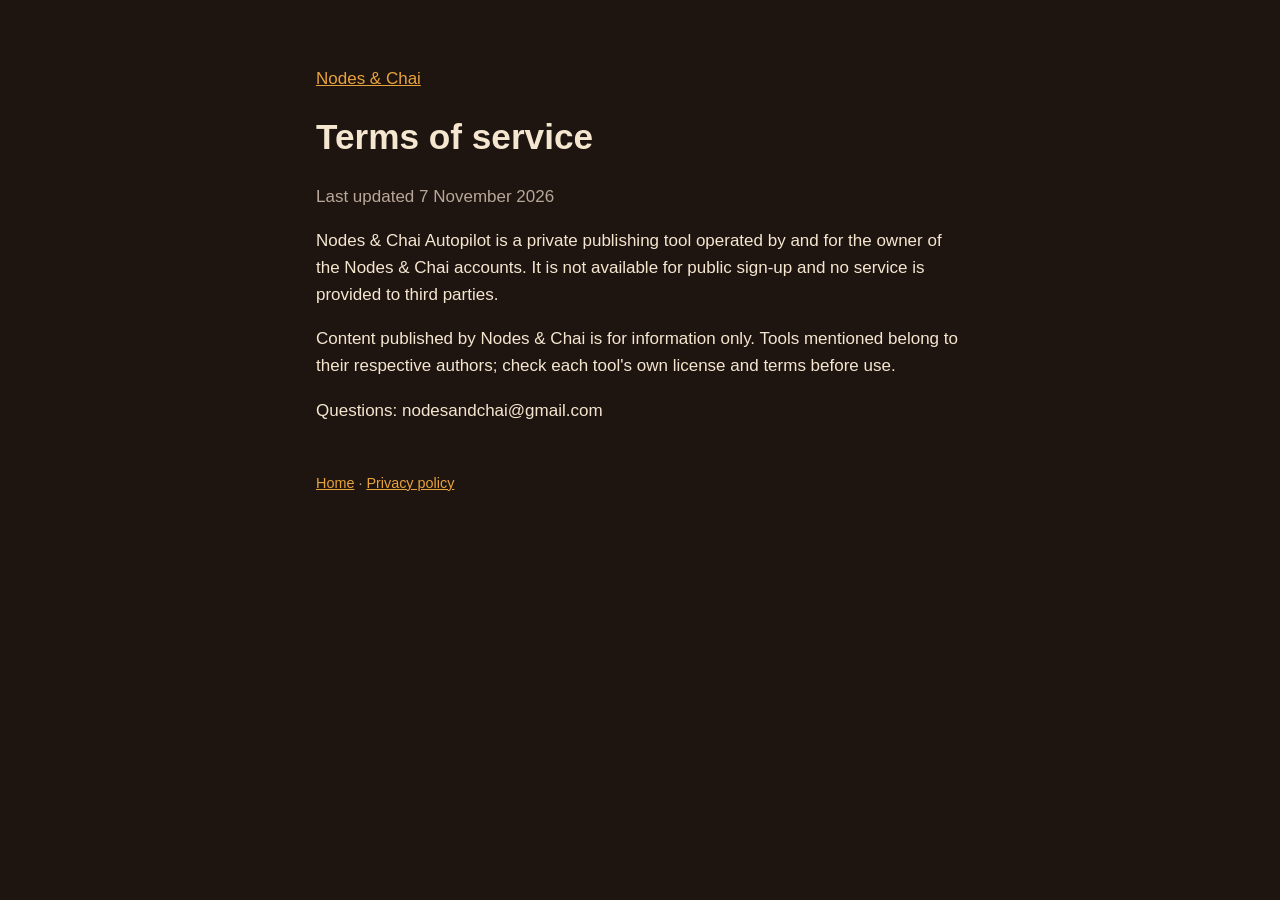
<file: terms.html>
<!doctype html>
<html lang="en"><head><meta charset="utf-8"><meta name="viewport" content="width=device-width,initial-scale=1">
<title>Terms of Service</title><link rel="icon" href="logo.png"><link rel="stylesheet" href="style.css"></head>
<body><main>
<p><a href="./">Nodes &amp; Chai</a></p>
<h1>Terms of service</h1>
<p class="muted">Last updated 7 November 2026</p>
<p>Nodes &amp; Chai Autopilot is a private publishing tool operated by and for the owner of the Nodes &amp; Chai accounts. It is not available for public sign-up and no service is provided to third parties.</p>
<p>Content published by Nodes &amp; Chai is for information only. Tools mentioned belong to their respective authors; check each tool's own license and terms before use.</p>
<p>Questions: nodesandchai@gmail.com</p>
<footer><a href="./">Home</a> · <a href="privacy.html">Privacy policy</a></footer>
</main></body></html>
</file>
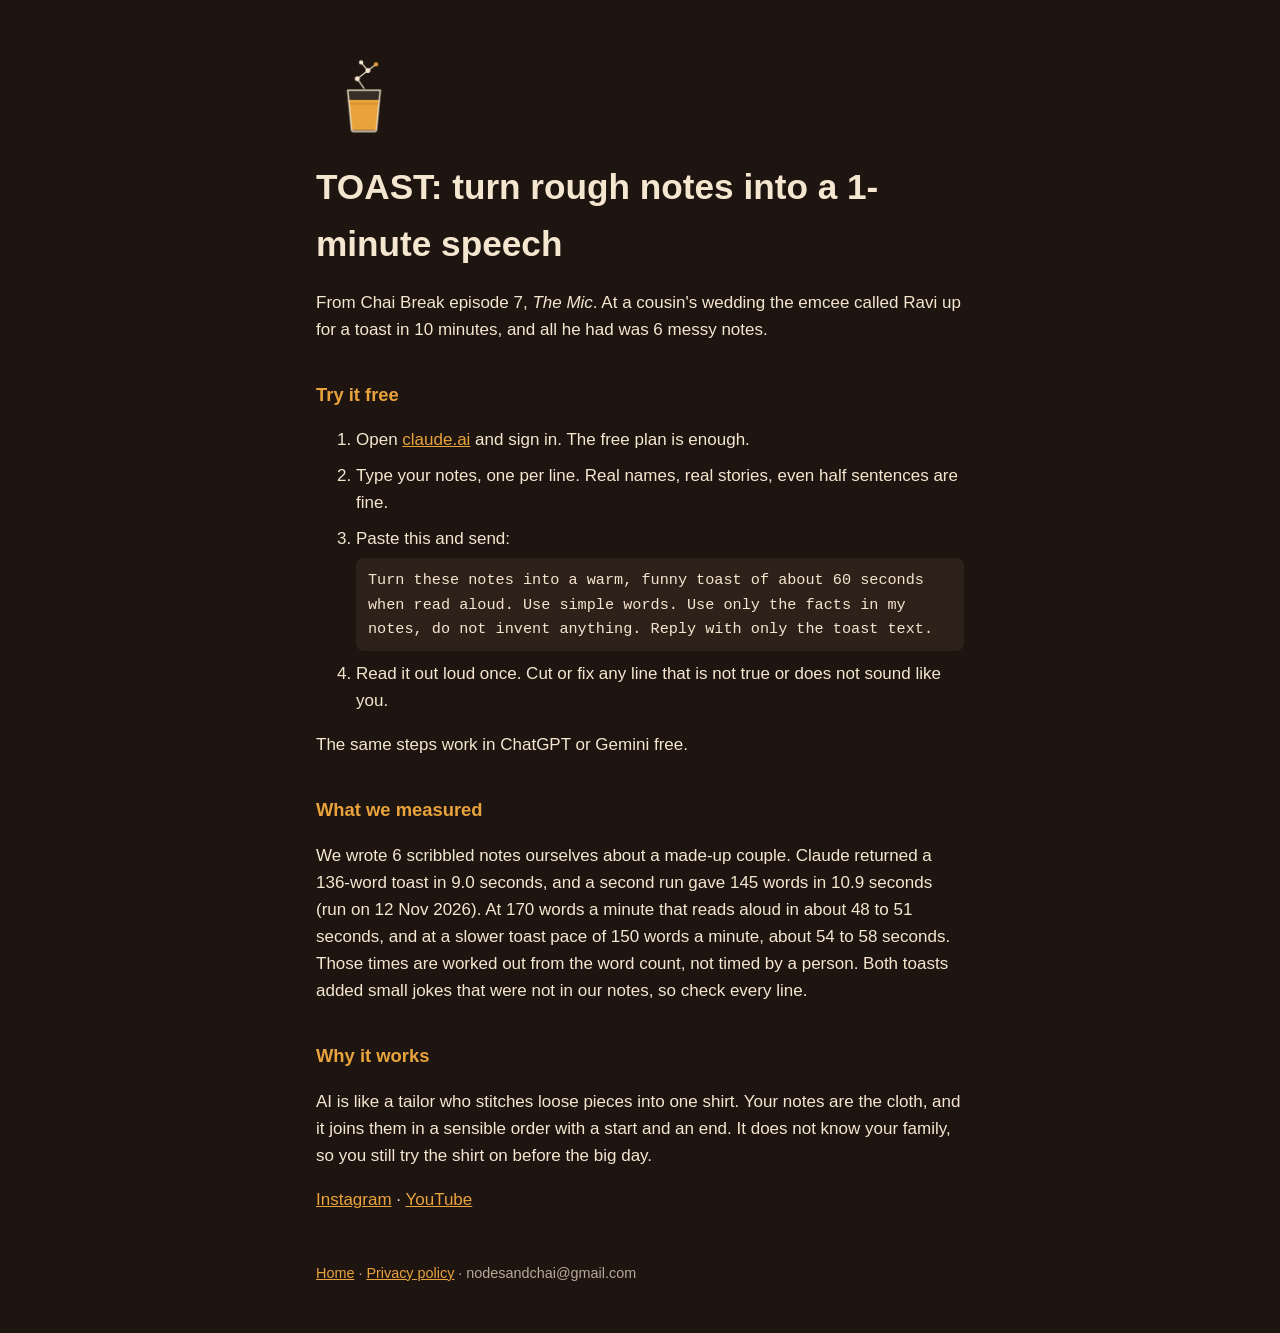
<file: toast.html>
<!doctype html>
<html lang="en"><head><meta charset="utf-8"><meta name="viewport" content="width=device-width,initial-scale=1">
<title>TOAST: turn rough notes into a speech free · Nodes &amp; Chai</title><meta name="description" content="How Ravi turned 6 scribbled notes into a wedding toast with free AI, and how you can try it.">
<link rel="icon" href="logo.png"><link rel="stylesheet" href="style.css"></head>
<body><main>
<img class="logo" src="logo.png" alt="Nodes &amp; Chai logo">
<h1>TOAST: turn rough notes into a 1-minute speech</h1>
<p>From Chai Break episode 7, <em>The Mic</em>. At a cousin's wedding the emcee called Ravi up for a toast in 10 minutes, and all he had was 6 messy notes.</p>

<h2>Try it free</h2>
<ol>
<li>Open <a href="https://claude.ai">claude.ai</a> and sign in. The free plan is enough.</li>
<li>Type your notes, one per line. Real names, real stories, even half sentences are fine.</li>
<li>Paste this and send:<br>
<code>Turn these notes into a warm, funny toast of about 60 seconds when read aloud. Use simple words. Use only the facts in my notes, do not invent anything. Reply with only the toast text.</code></li>
<li>Read it out loud once. Cut or fix any line that is not true or does not sound like you.</li>
</ol>
<p>The same steps work in ChatGPT or Gemini free.</p>

<h2>What we measured</h2>
<p>We wrote 6 scribbled notes ourselves about a made-up couple. Claude returned a 136-word toast in 9.0 seconds, and a second run gave 145 words in 10.9 seconds (run on 12 Nov 2026). At 170 words a minute that reads aloud in about 48 to 51 seconds, and at a slower toast pace of 150 words a minute, about 54 to 58 seconds. Those times are worked out from the word count, not timed by a person. Both toasts added small jokes that were not in our notes, so check every line.</p>

<h2>Why it works</h2>
<p>AI is like a tailor who stitches loose pieces into one shirt. Your notes are the cloth, and it joins them in a sensible order with a start and an end. It does not know your family, so you still try the shirt on before the big day.</p>

<p><a href="https://www.instagram.com/nodesandchai/">Instagram</a> · <a href="https://www.youtube.com/@nodesandchai">YouTube</a></p>
<footer><a href="index.html">Home</a> · <a href="privacy.html">Privacy policy</a> · nodesandchai@gmail.com</footer>
</main></body></html>
</file>
<file: style.css>
:root{--bg:#1E1410;--fg:#F5E6D0;--accent:#E8A33D;--muted:#B8A898}
*{box-sizing:border-box}
body{margin:0;background:var(--bg);color:var(--fg);font:17px/1.6 -apple-system,"Avenir Next",Segoe UI,Roboto,sans-serif}
main{max-width:680px;margin:0 auto;padding:48px 16px}
h1{font-size:2.2rem;margin:.2em 0}
h2{color:var(--accent);font-size:1.15rem;margin-top:2em}
a{color:var(--accent)}
.muted{color:var(--muted)}
img.logo{width:96px;height:96px;border-radius:50%}
footer{margin-top:48px;font-size:.9rem;color:var(--muted)}
code{display:block;margin:.4em 0;padding:10px 12px;background:#2E211A;border-radius:8px;white-space:pre-wrap;font-size:.95rem}
li{margin-bottom:.5em}
</file>
